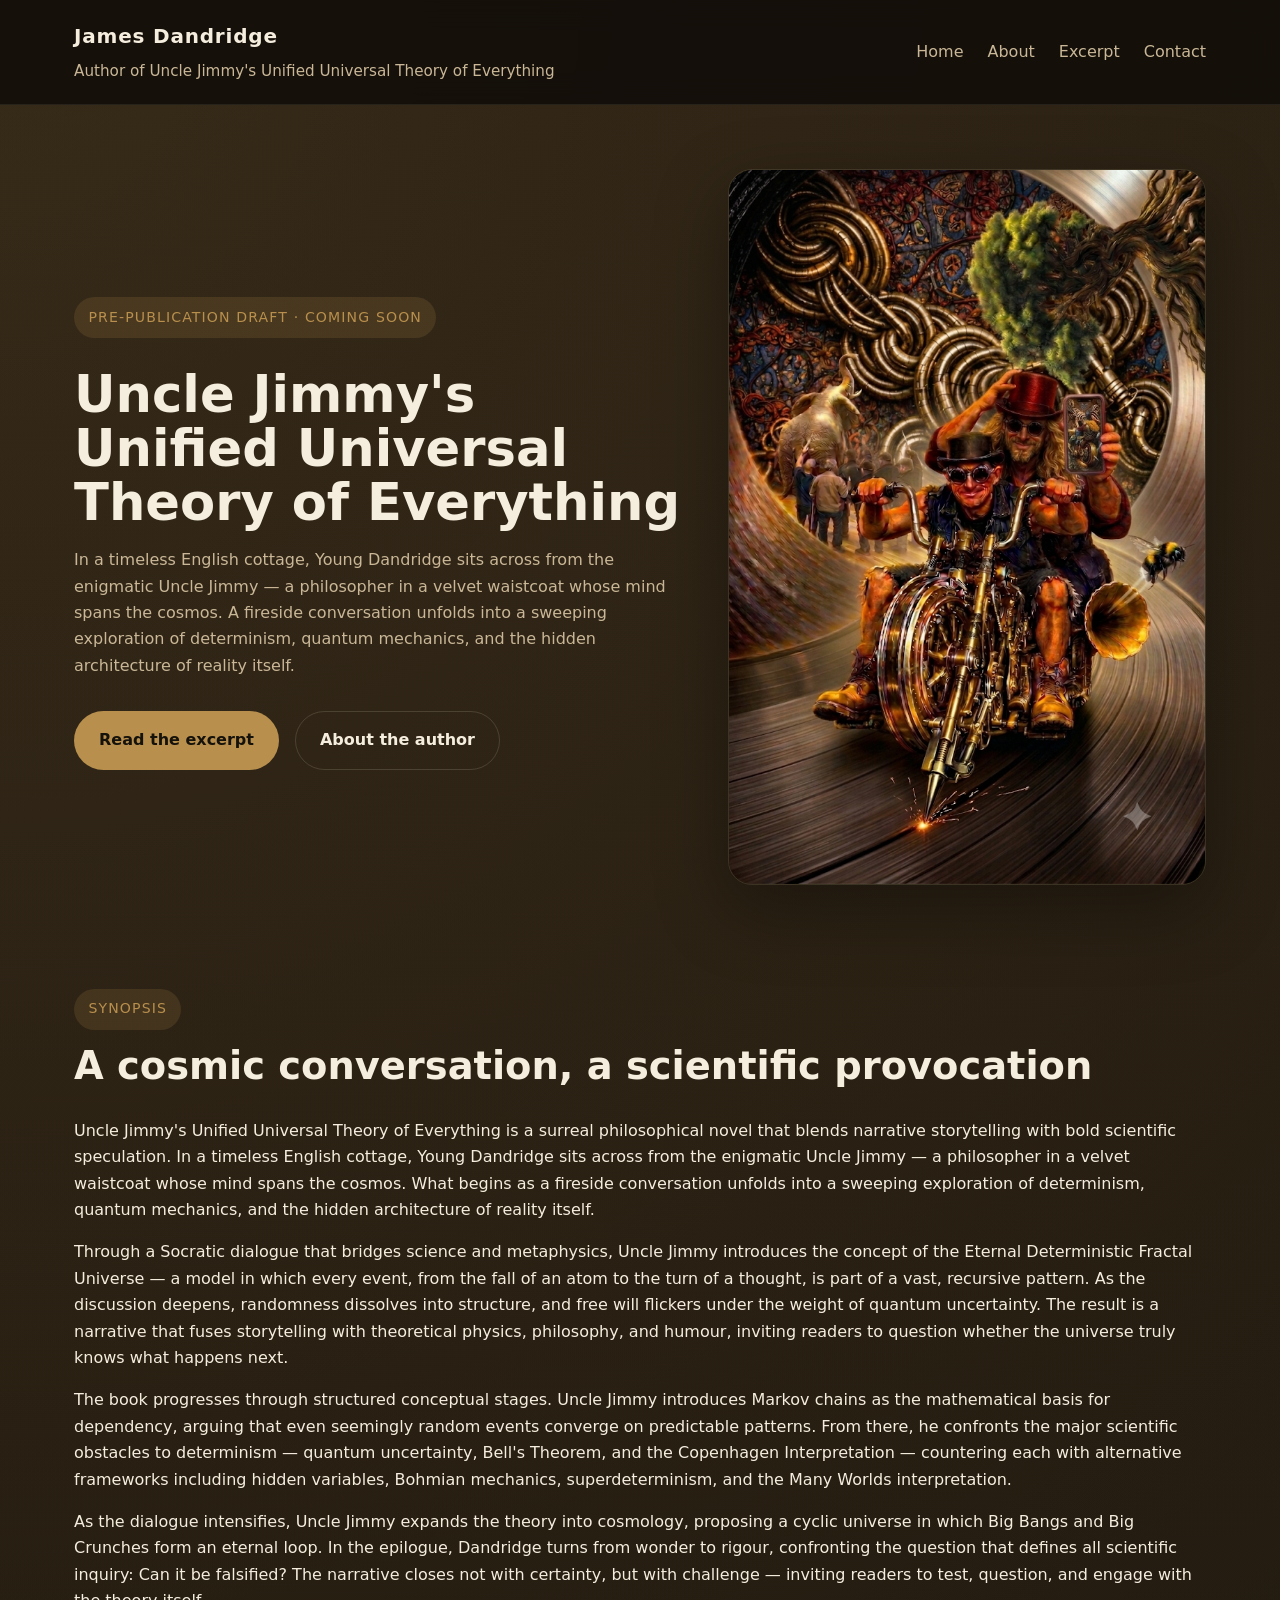
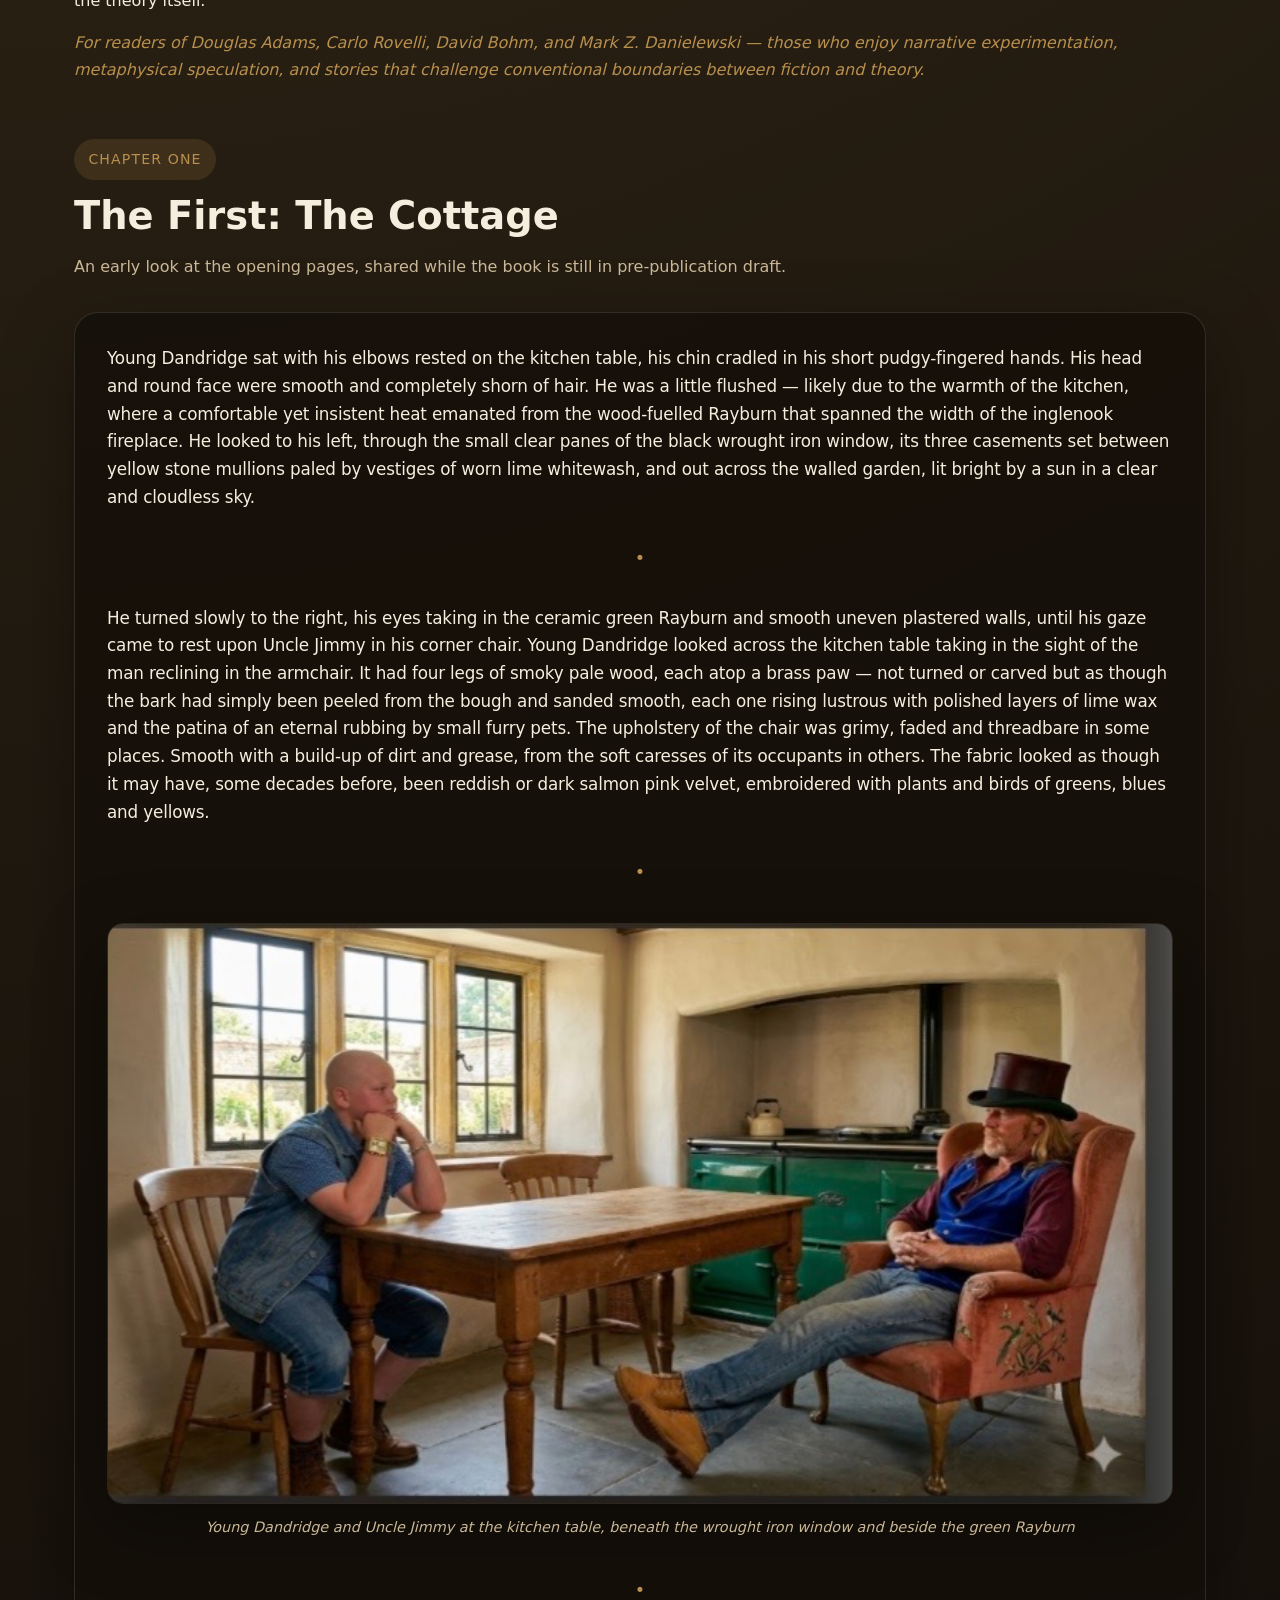
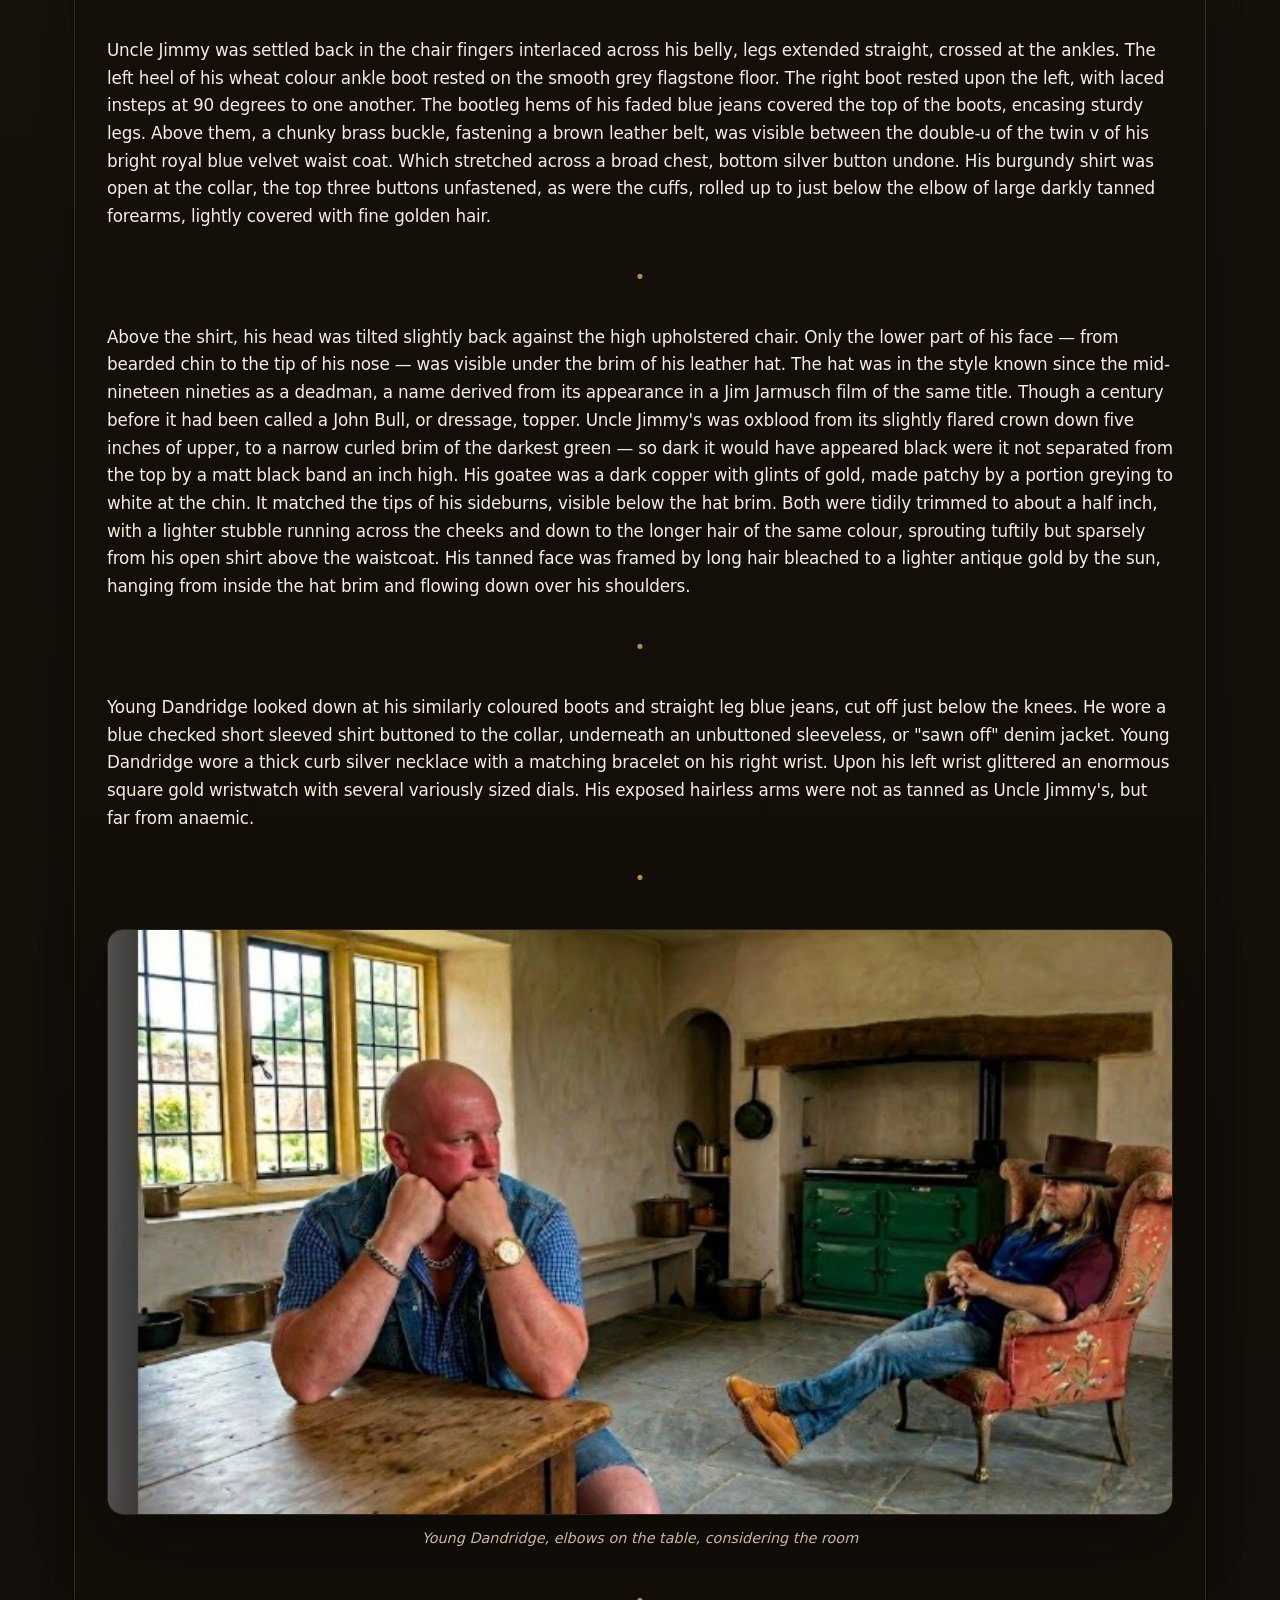
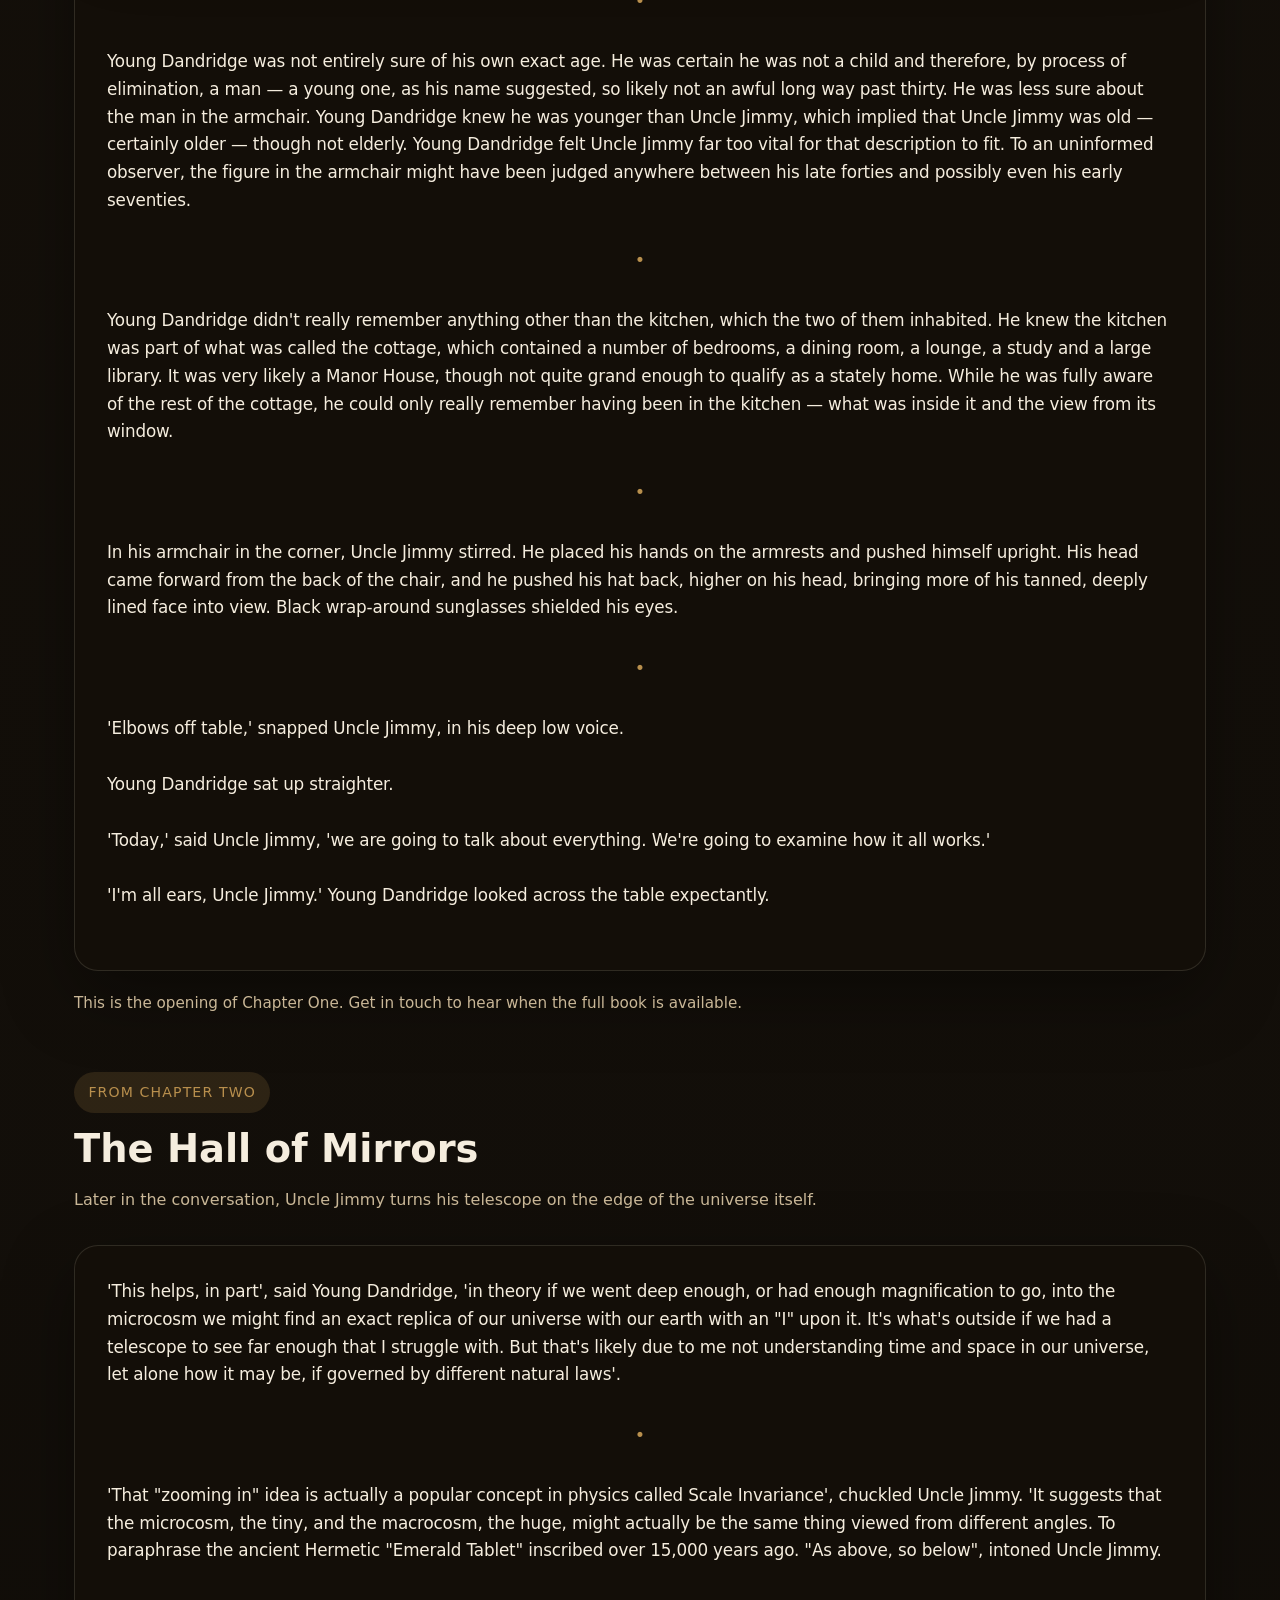
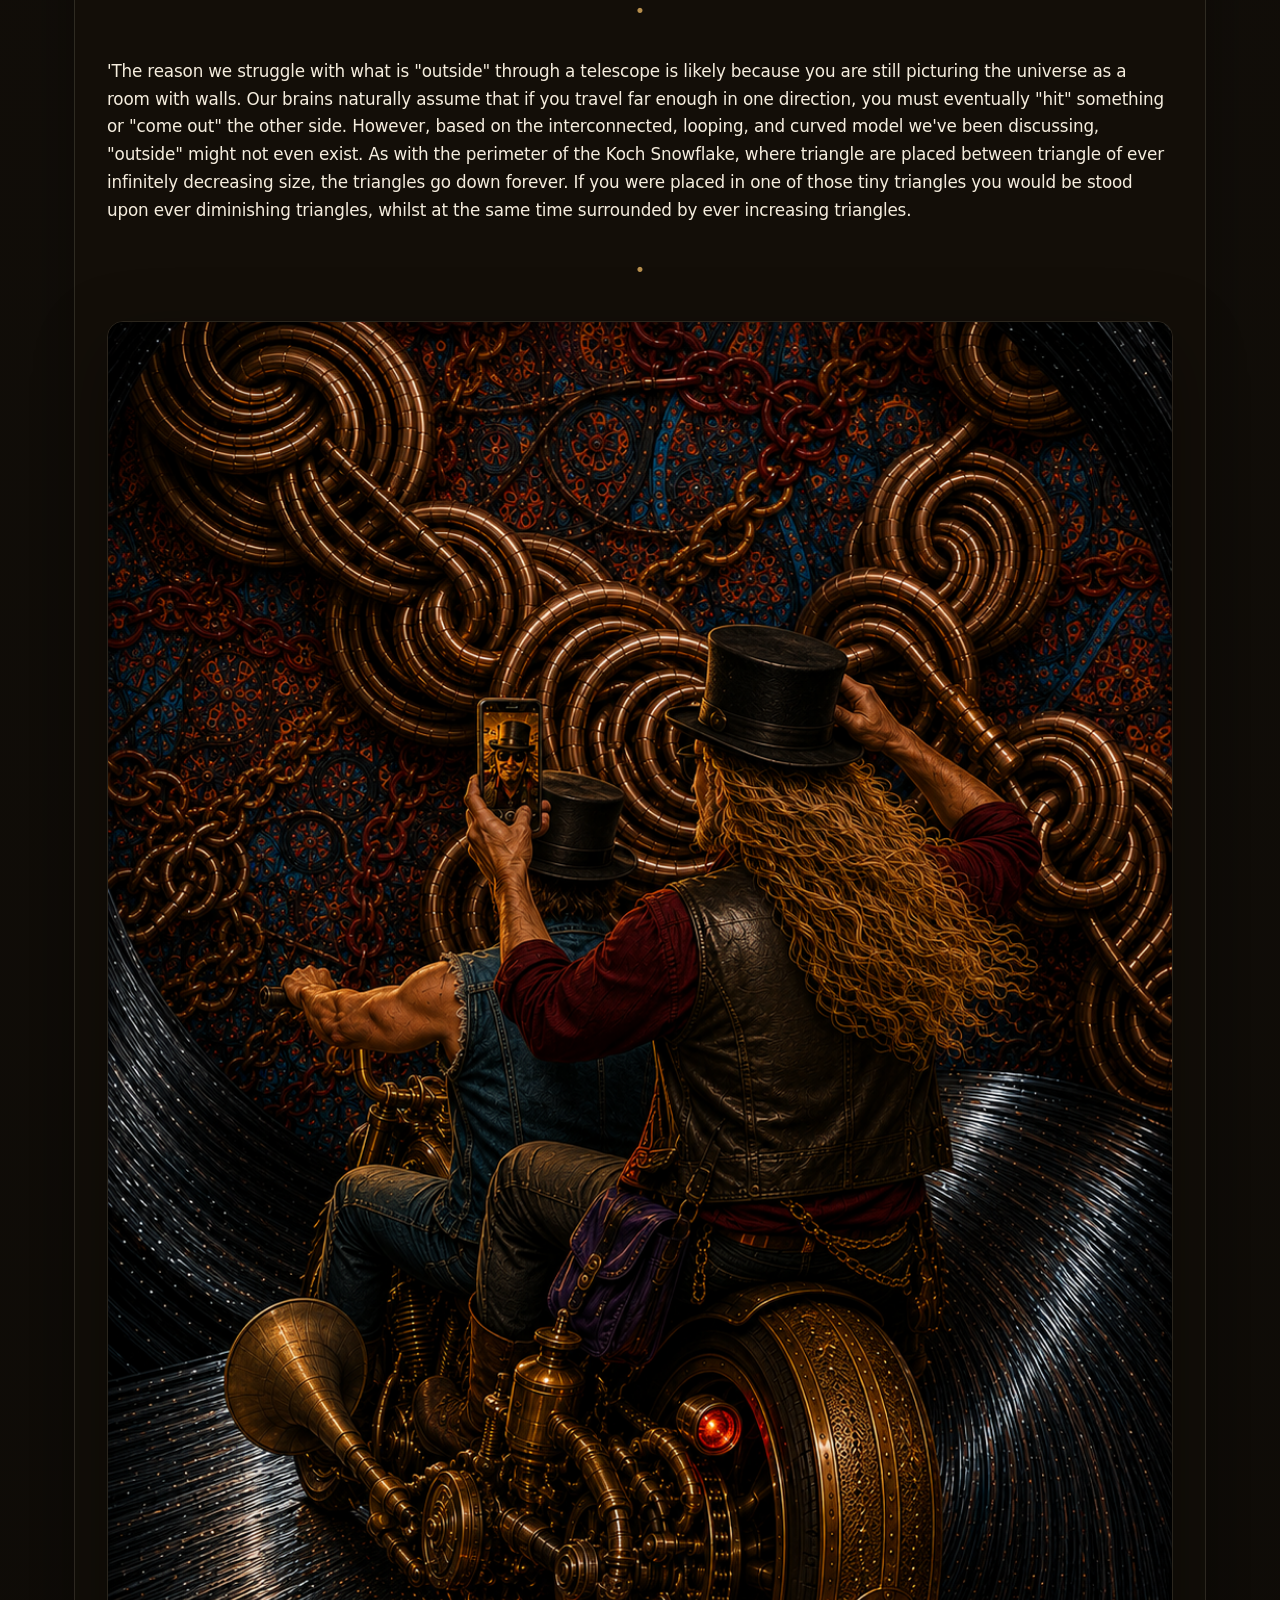
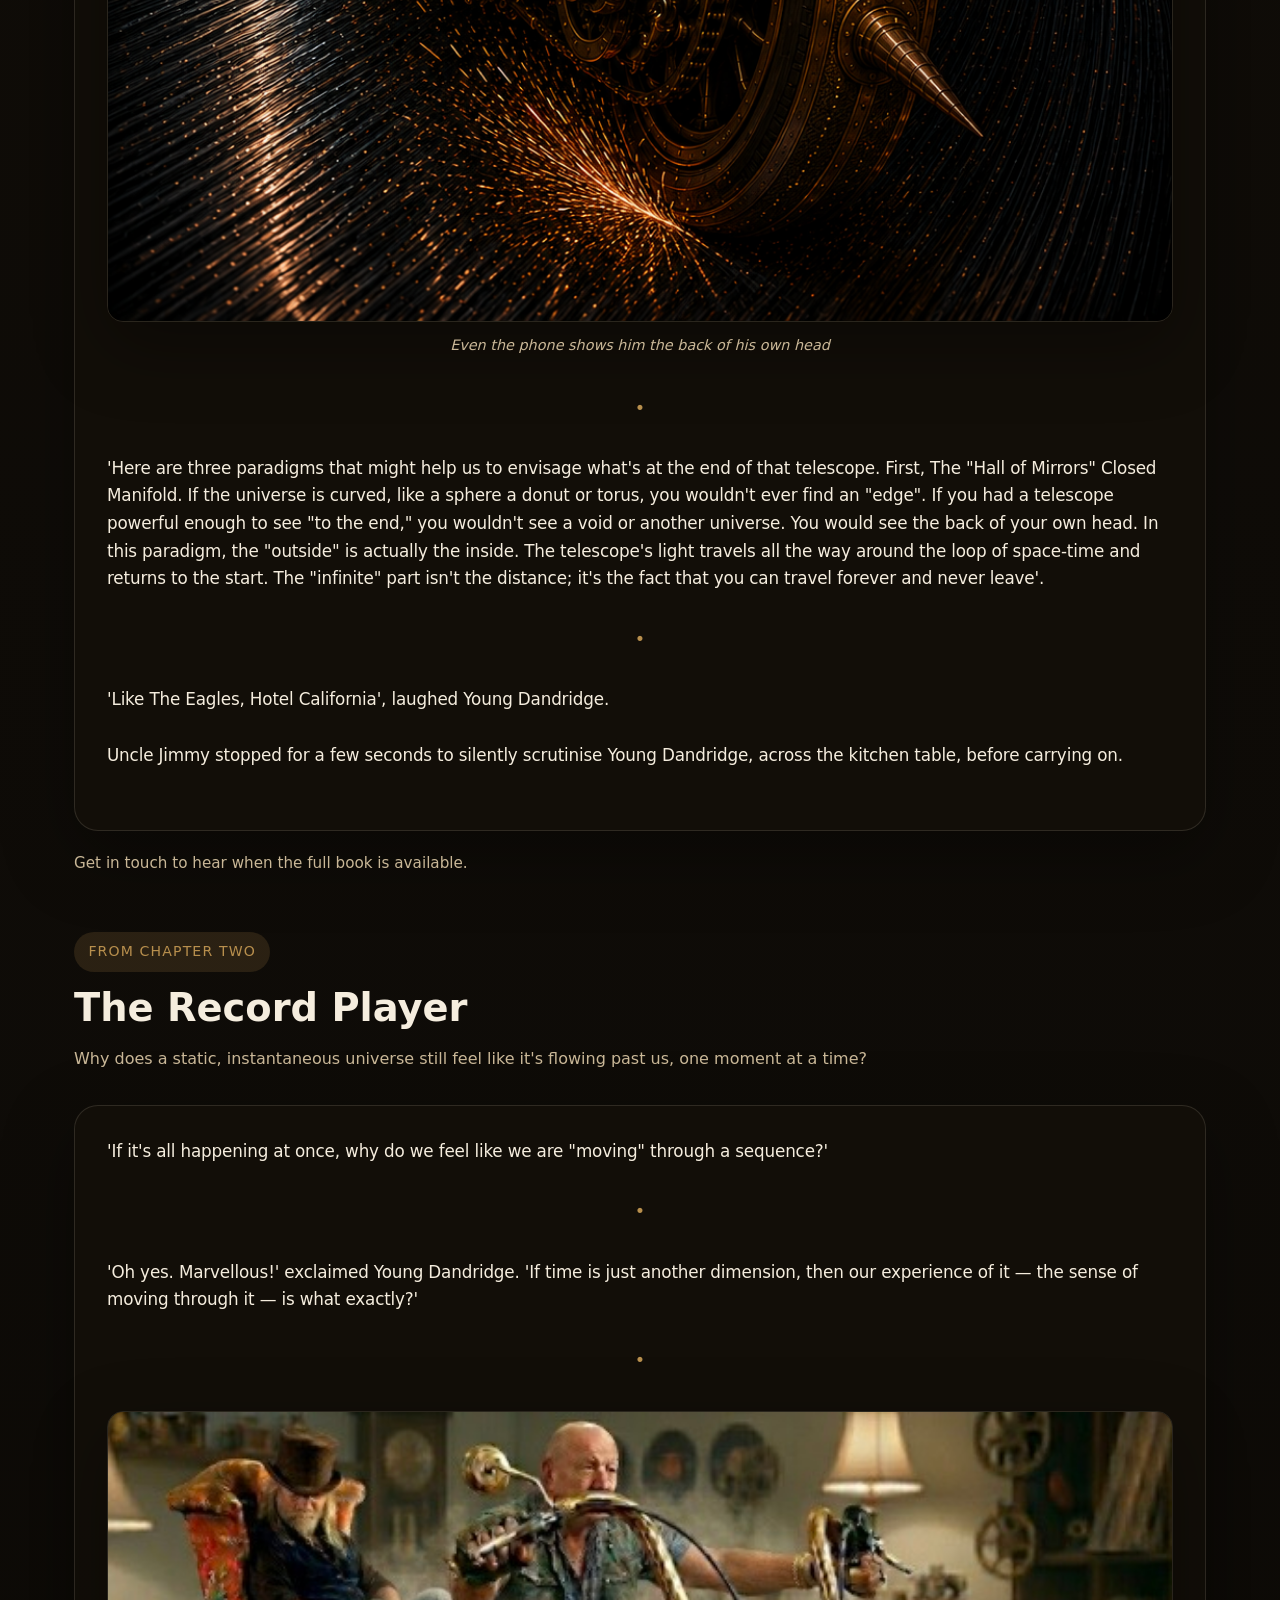
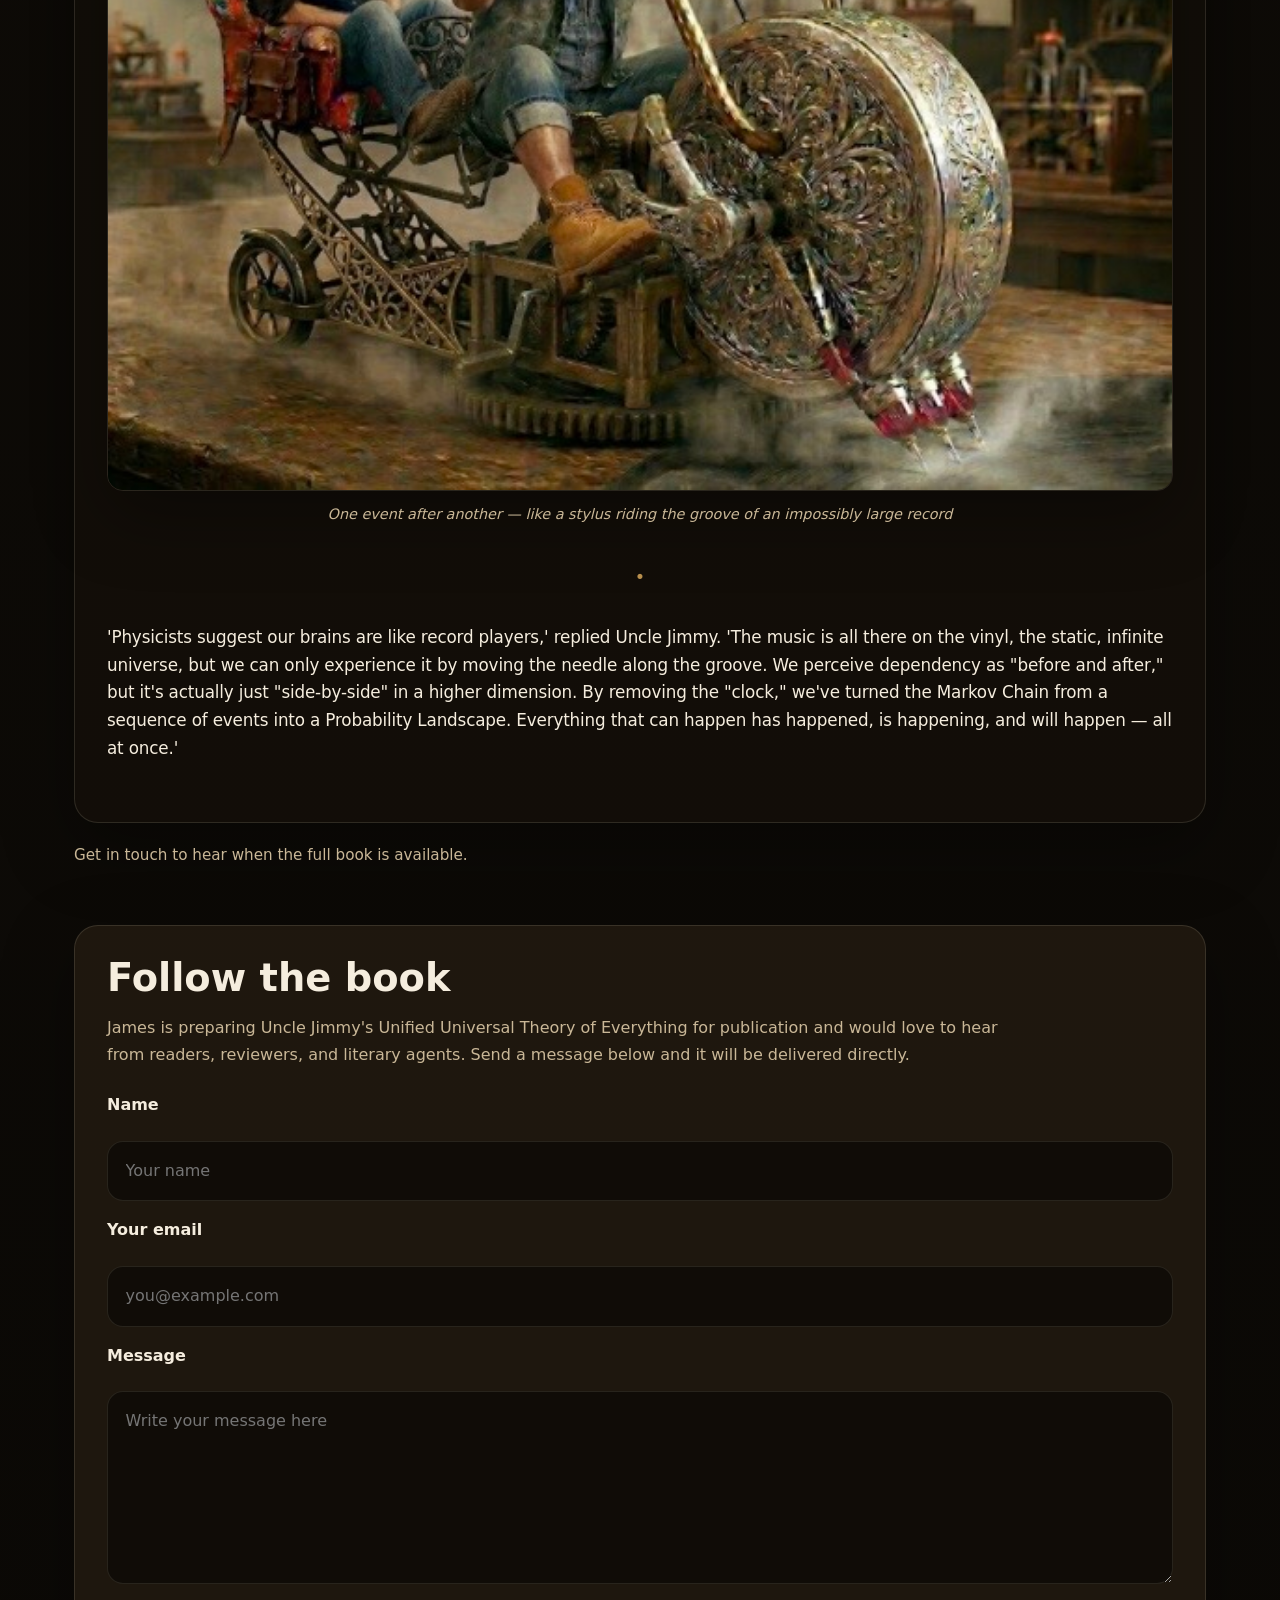
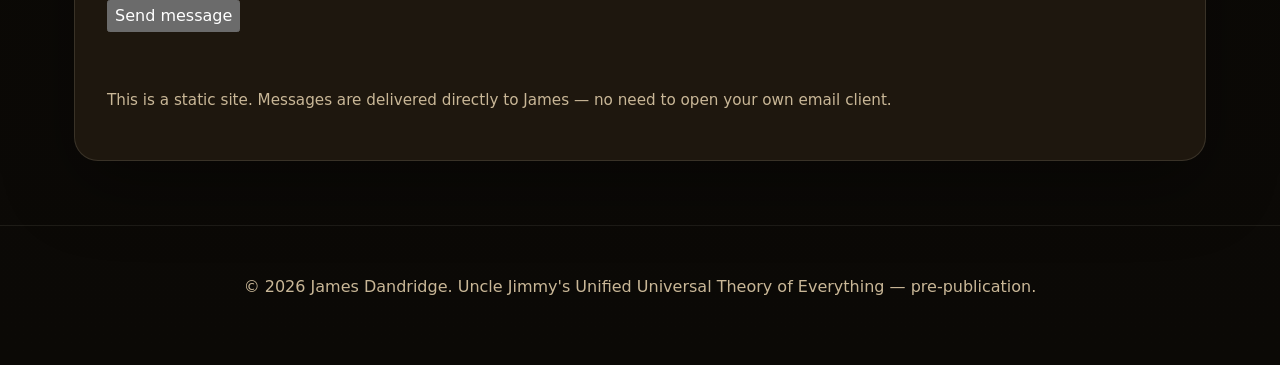
<file: index.html>
<!DOCTYPE html>
<html lang="en">
<head>
  <meta charset="UTF-8">
  <meta name="viewport" content="width=device-width, initial-scale=1.0">
  <title>James Dandridge | Uncle Jimmy's Unified Universal Theory of Everything</title>
  <meta name="description" content="A pre-publication look at Uncle Jimmy's Unified Universal Theory of Everything, a surreal philosophical novel by James Dandridge.">
  <link rel="icon" type="image/png" href="assets/favicon.png">
  <link rel="stylesheet" href="styles.css">
</head>
<body>
  <header class="site-header">
    <div class="header-inner">
      <div class="brand">
        <a href="index.html">James Dandridge</a>
        <p>Author of Uncle Jimmy's Unified Universal Theory of Everything</p>
      </div>
      <nav class="site-nav">
        <a href="index.html">Home</a>
        <a href="about.html">About</a>
        <a href="#excerpt">Excerpt</a>
        <a href="#contact">Contact</a>
      </nav>
    </div>
  </header>

  <main>
    <section class="hero">
      <div class="hero-copy">
        <p class="eyebrow">Pre-publication draft · coming soon</p>
        <h1>Uncle Jimmy's Unified Universal Theory of Everything</h1>
        <p class="hero-text">In a timeless English cottage, Young Dandridge sits across from the enigmatic Uncle Jimmy — a philosopher in a velvet waistcoat whose mind spans the cosmos. A fireside conversation unfolds into a sweeping exploration of determinism, quantum mechanics, and the hidden architecture of reality itself.</p>
        <div class="hero-buttons">
          <a href="#excerpt" class="button">Read the excerpt</a>
          <a href="about.html" class="button secondary">About the author</a>
        </div>
      </div>
      <div class="hero-figure">
        <a href="cover.png" class="img-link" target="_blank" rel="noopener" aria-label="View full-size cover art">
          <img src="cover.png" alt="Cover art for Uncle Jimmy's Unified Universal Theory of Everything, showing Young Dandridge and Uncle Jimmy riding a steampunk motorcycle through a spiralling bronze fractal">
        </a>
      </div>
    </section>

    <section id="synopsis" class="synopsis-section">
      <div class="section-intro">
        <span class="section-label">Synopsis</span>
        <h2>A cosmic conversation, a scientific provocation</h2>
      </div>
      <div class="synopsis-content">
        <p>Uncle Jimmy's Unified Universal Theory of Everything is a surreal philosophical novel that blends narrative storytelling with bold scientific speculation. In a timeless English cottage, Young Dandridge sits across from the enigmatic Uncle Jimmy — a philosopher in a velvet waistcoat whose mind spans the cosmos. What begins as a fireside conversation unfolds into a sweeping exploration of determinism, quantum mechanics, and the hidden architecture of reality itself.</p>
        <p>Through a Socratic dialogue that bridges science and metaphysics, Uncle Jimmy introduces the concept of the Eternal Deterministic Fractal Universe — a model in which every event, from the fall of an atom to the turn of a thought, is part of a vast, recursive pattern. As the discussion deepens, randomness dissolves into structure, and free will flickers under the weight of quantum uncertainty. The result is a narrative that fuses storytelling with theoretical physics, philosophy, and humour, inviting readers to question whether the universe truly knows what happens next.</p>
        <p>The book progresses through structured conceptual stages. Uncle Jimmy introduces Markov chains as the mathematical basis for dependency, arguing that even seemingly random events converge on predictable patterns. From there, he confronts the major scientific obstacles to determinism — quantum uncertainty, Bell's Theorem, and the Copenhagen Interpretation — countering each with alternative frameworks including hidden variables, Bohmian mechanics, superdeterminism, and the Many Worlds interpretation.</p>
        <p>As the dialogue intensifies, Uncle Jimmy expands the theory into cosmology, proposing a cyclic universe in which Big Bangs and Big Crunches form an eternal loop. In the epilogue, Dandridge turns from wonder to rigour, confronting the question that defines all scientific inquiry: Can it be falsified? The narrative closes not with certainty, but with challenge — inviting readers to test, question, and engage with the theory itself.</p>
        <p class="comp-titles">For readers of Douglas Adams, Carlo Rovelli, David Bohm, and Mark Z. Danielewski — those who enjoy narrative experimentation, metaphysical speculation, and stories that challenge conventional boundaries between fiction and theory.</p>
      </div>
    </section>

    <section id="excerpt" class="excerpt-section">
      <div class="section-intro">
        <span class="section-label">Chapter one</span>
        <h2>The First: The Cottage</h2>
        <p>An early look at the opening pages, shared while the book is still in pre-publication draft.</p>
      </div>
      <article id="excerpt-content" class="excerpt-content" aria-live="polite">
        <p>Loading excerpt…</p>
      </article>
      <p class="contact-note">This is the opening of Chapter One. <a href="#contact">Get in touch</a> to hear when the full book is available.</p>
    </section>

    <section id="excerpt-2" class="excerpt-section">
      <div class="section-intro">
        <span class="section-label">From Chapter Two</span>
        <h2>The Hall of Mirrors</h2>
        <p>Later in the conversation, Uncle Jimmy turns his telescope on the edge of the universe itself.</p>
      </div>
      <article id="excerpt-2-content" class="excerpt-content" aria-live="polite">
        <p>Loading excerpt…</p>
      </article>
      <p class="contact-note"><a href="#contact">Get in touch</a> to hear when the full book is available.</p>
    </section>

    <section id="excerpt-3" class="excerpt-section">
      <div class="section-intro">
        <span class="section-label">From Chapter Two</span>
        <h2>The Record Player</h2>
        <p>Why does a static, instantaneous universe still feel like it's flowing past us, one moment at a time?</p>
      </div>
      <article id="excerpt-3-content" class="excerpt-content" aria-live="polite">
        <p>Loading excerpt…</p>
      </article>
      <p class="contact-note"><a href="#contact">Get in touch</a> to hear when the full book is available.</p>
    </section>

    <section id="contact" class="contact-section">
      <div class="contact-card">
        <h2>Follow the book</h2>
        <p>James is preparing Uncle Jimmy's Unified Universal Theory of Everything for publication and would love to hear from readers, reviewers, and literary agents. Send a message below and it will be delivered directly.</p>
        <form id="contact-form">
          <input type="hidden" name="access_key" value="bb0e8095-3ba9-4c50-ae91-dd6e09634f17">
          <input type="hidden" name="subject" value="New message from jamesdandridge.co.uk">
          <input type="checkbox" name="botcheck" class="hidden-field" tabindex="-1" autocomplete="off">

          <label for="name">Name</label>
          <input id="name" name="name" type="text" required placeholder="Your name">

          <label for="email">Your email</label>
          <input id="email" name="email" type="email" required placeholder="you@example.com">

          <label for="message">Message</label>
          <textarea id="message" name="message" rows="6" required placeholder="Write your message here"></textarea>

          <button type="submit">Send message</button>
          <p id="contact-status" class="contact-status" role="status" aria-live="polite"></p>
        </form>
        <p class="contact-note">This is a static site. Messages are delivered directly to James — no need to open your own email client.</p>
      </div>
    </section>
  </main>

  <footer class="site-footer">
    <p>© 2026 James Dandridge. Uncle Jimmy's Unified Universal Theory of Everything — pre-publication.</p>
  </footer>

  <script src="script.js?v=6"></script>
</body>
</html>
</file>
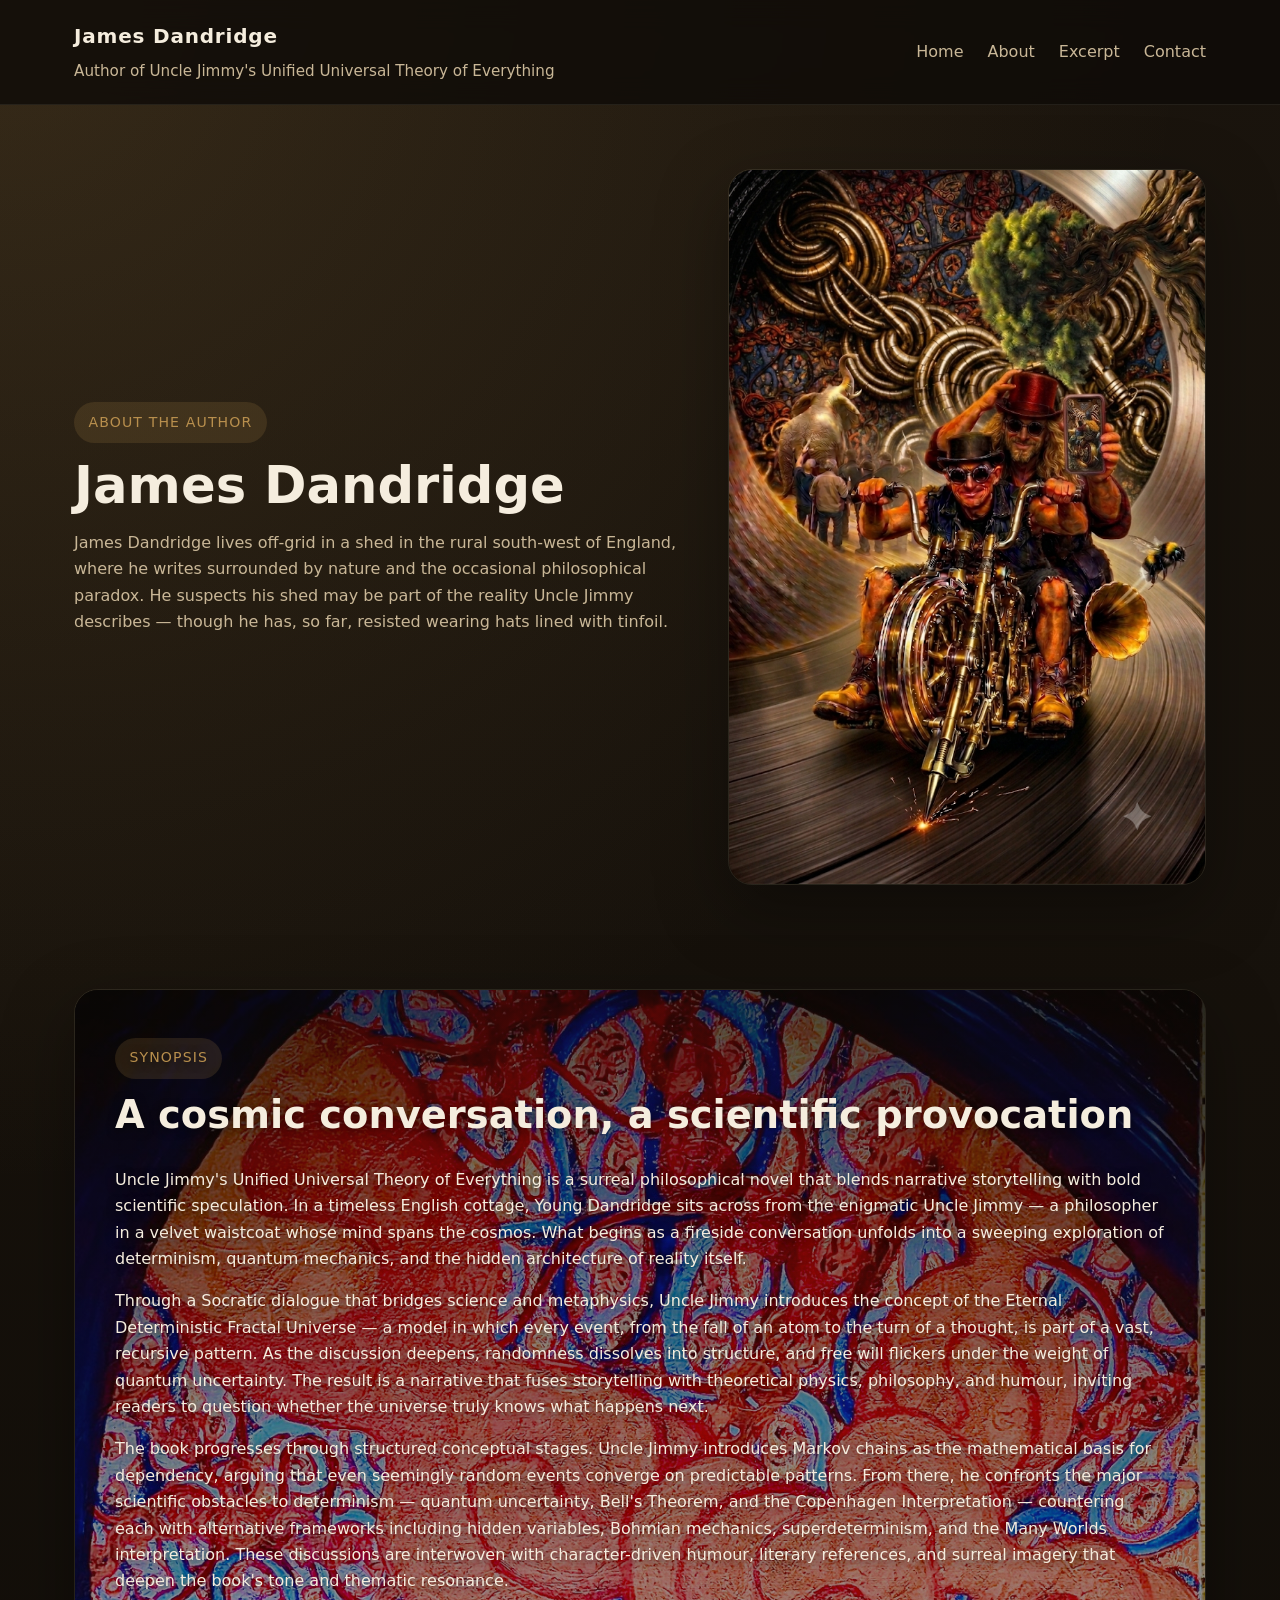
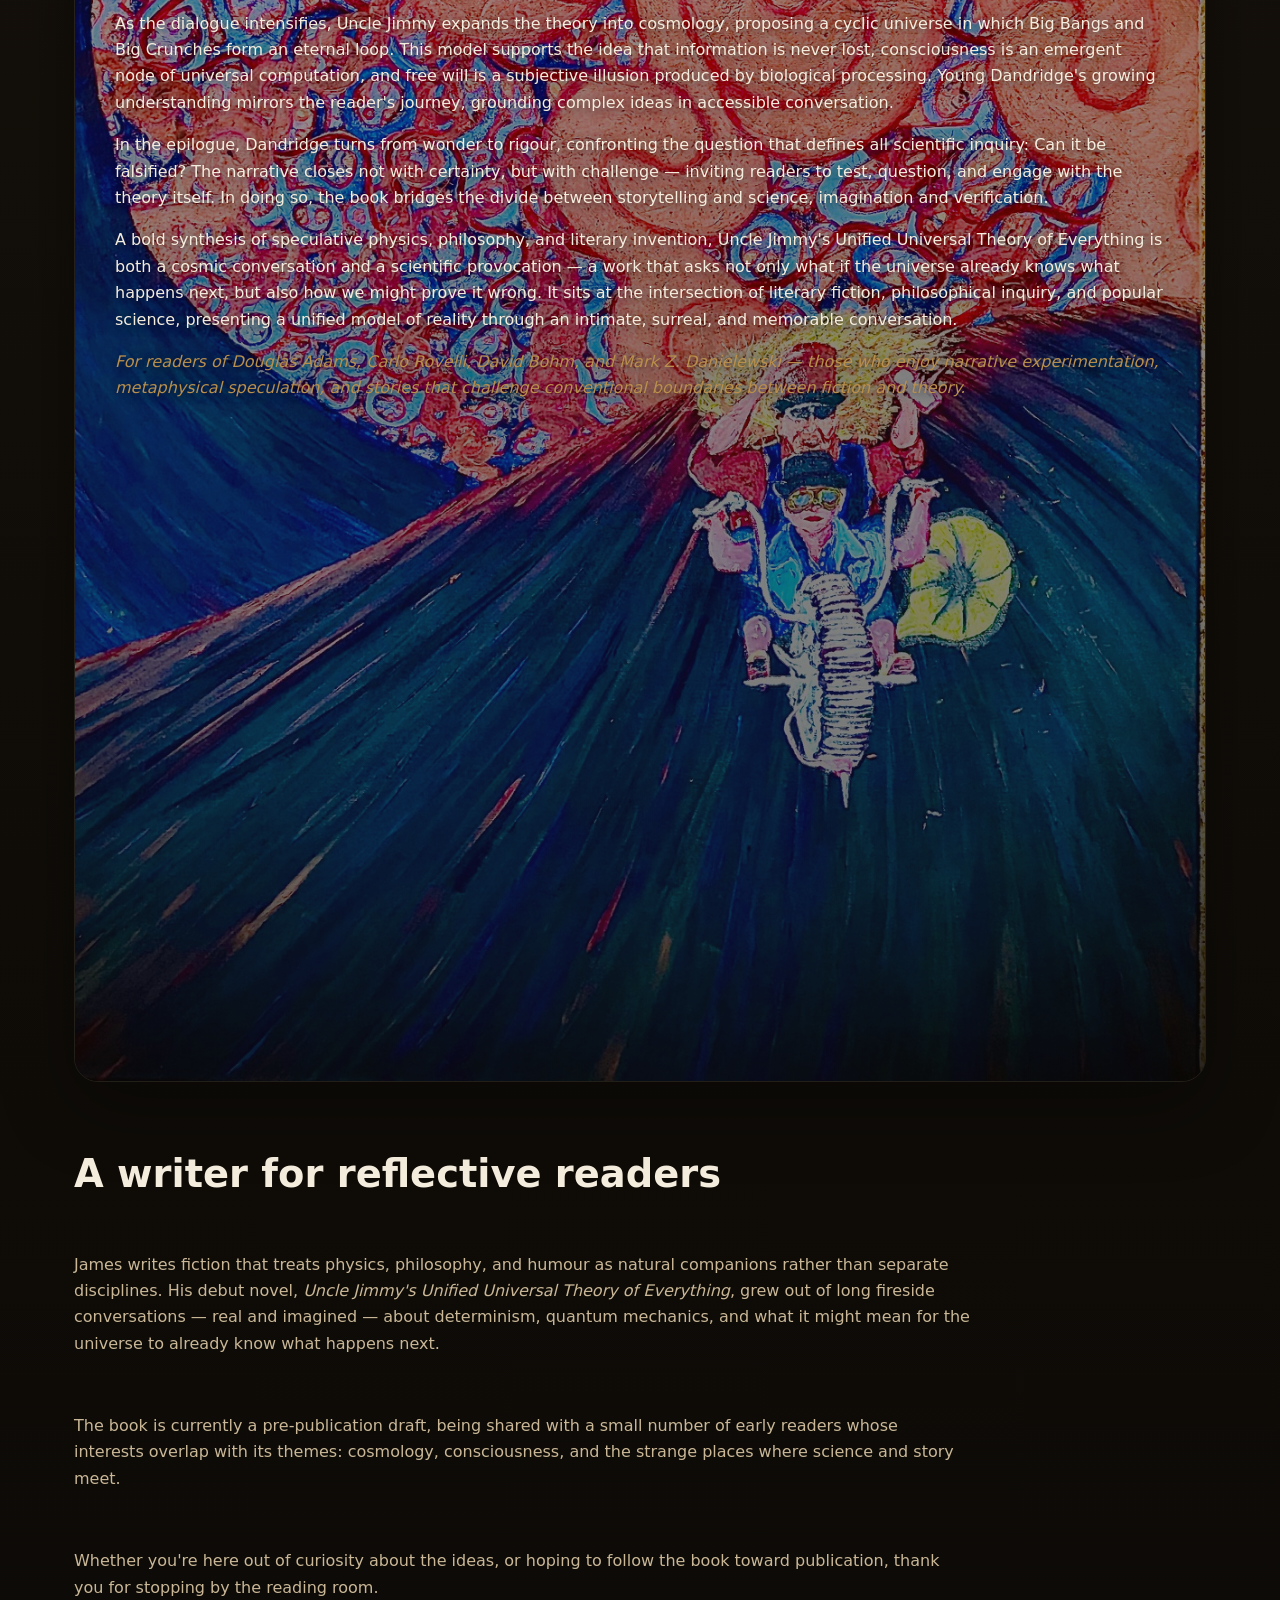
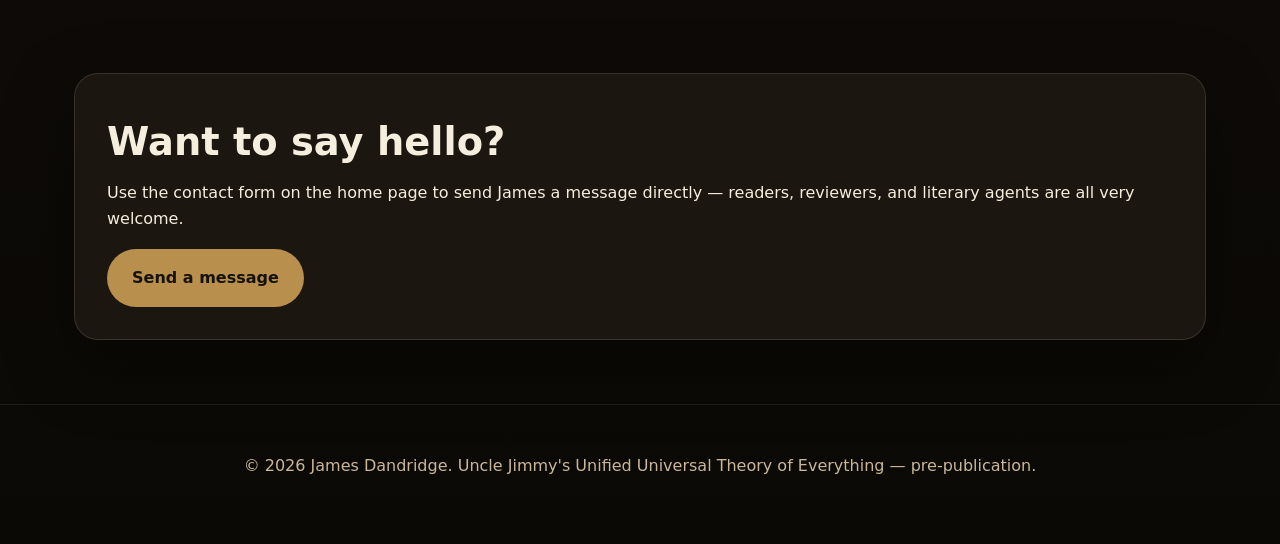
<file: about.html>
<!DOCTYPE html>
<html lang="en">
<head>
  <meta charset="UTF-8">
  <meta name="viewport" content="width=device-width, initial-scale=1.0">
  <title>About James Dandridge</title>
  <meta name="description" content="About James Dandridge, author of the pre-publication novel Uncle Jimmy's Unified Universal Theory of Everything.">
  <link rel="icon" type="image/png" href="assets/favicon.png">
  <link rel="stylesheet" href="styles.css">
</head>
<body>
  <header class="site-header">
    <div class="header-inner">
      <div class="brand">
        <a href="index.html">James Dandridge</a>
        <p>Author of Uncle Jimmy's Unified Universal Theory of Everything</p>
      </div>
      <nav class="site-nav">
        <a href="index.html">Home</a>
        <a href="about.html">About</a>
        <a href="index.html#excerpt">Excerpt</a>
        <a href="#contact">Contact</a>
      </nav>
    </div>
  </header>

  <main>
    <section class="about-hero">
      <div class="about-copy">
        <span class="section-label">About the author</span>
        <h1>James Dandridge</h1>
        <p>James Dandridge lives off-grid in a shed in the rural south-west of England, where he writes surrounded by nature and the occasional philosophical paradox. He suspects his shed may be part of the reality Uncle Jimmy describes — though he has, so far, resisted wearing hats lined with tinfoil.</p>
      </div>
      <div class="about-image">
        <a href="cover.png" class="img-link" target="_blank" rel="noopener" aria-label="View full-size cover art">
          <img src="cover.png" alt="Cover art for Uncle Jimmy's Unified Universal Theory of Everything, showing Young Dandridge and Uncle Jimmy riding a steampunk motorcycle through a spiralling bronze fractal">
        </a>
      </div>
    </section>

    <section id="synopsis" class="synopsis-section">
      <div class="synopsis-frame">
        <a href="assets/synopsis_painting.jpeg" class="img-link" target="_blank" rel="noopener" aria-label="View full-size painting">
          <img class="synopsis-bg" src="assets/synopsis_painting.jpeg" alt="A painting of Young Dandridge and Uncle Jimmy riding a steampunk motorcycle through a swirling red and blue tunnel, echoing the book's fractal, looping cosmos">
        </a>
        <div class="synopsis-scrim"></div>
        <div class="synopsis-copy">
          <div class="section-intro">
            <span class="section-label">Synopsis</span>
            <h2>A cosmic conversation, a scientific provocation</h2>
          </div>
          <div class="synopsis-content">
            <p>Uncle Jimmy's Unified Universal Theory of Everything is a surreal philosophical novel that blends narrative storytelling with bold scientific speculation. In a timeless English cottage, Young Dandridge sits across from the enigmatic Uncle Jimmy — a philosopher in a velvet waistcoat whose mind spans the cosmos. What begins as a fireside conversation unfolds into a sweeping exploration of determinism, quantum mechanics, and the hidden architecture of reality itself.</p>
            <p>Through a Socratic dialogue that bridges science and metaphysics, Uncle Jimmy introduces the concept of the Eternal Deterministic Fractal Universe — a model in which every event, from the fall of an atom to the turn of a thought, is part of a vast, recursive pattern. As the discussion deepens, randomness dissolves into structure, and free will flickers under the weight of quantum uncertainty. The result is a narrative that fuses storytelling with theoretical physics, philosophy, and humour, inviting readers to question whether the universe truly knows what happens next.</p>
            <p>The book progresses through structured conceptual stages. Uncle Jimmy introduces Markov chains as the mathematical basis for dependency, arguing that even seemingly random events converge on predictable patterns. From there, he confronts the major scientific obstacles to determinism — quantum uncertainty, Bell's Theorem, and the Copenhagen Interpretation — countering each with alternative frameworks including hidden variables, Bohmian mechanics, superdeterminism, and the Many Worlds interpretation. These discussions are interwoven with character-driven humour, literary references, and surreal imagery that deepen the book's tone and thematic resonance.</p>
            <p>As the dialogue intensifies, Uncle Jimmy expands the theory into cosmology, proposing a cyclic universe in which Big Bangs and Big Crunches form an eternal loop. This model supports the idea that information is never lost, consciousness is an emergent node of universal computation, and free will is a subjective illusion produced by biological processing. Young Dandridge's growing understanding mirrors the reader's journey, grounding complex ideas in accessible conversation.</p>
            <p>In the epilogue, Dandridge turns from wonder to rigour, confronting the question that defines all scientific inquiry: Can it be falsified? The narrative closes not with certainty, but with challenge — inviting readers to test, question, and engage with the theory itself. In doing so, the book bridges the divide between storytelling and science, imagination and verification.</p>
            <p>A bold synthesis of speculative physics, philosophy, and literary invention, Uncle Jimmy's Unified Universal Theory of Everything is both a cosmic conversation and a scientific provocation — a work that asks not only what if the universe already knows what happens next, but also how we might prove it wrong. It sits at the intersection of literary fiction, philosophical inquiry, and popular science, presenting a unified model of reality through an intimate, surreal, and memorable conversation.</p>
            <p class="comp-titles">For readers of Douglas Adams, Carlo Rovelli, David Bohm, and Mark Z. Danielewski — those who enjoy narrative experimentation, metaphysical speculation, and stories that challenge conventional boundaries between fiction and theory.</p>
          </div>
        </div>
      </div>
    </section>

    <section class="about-section">
      <h2>A writer for reflective readers</h2>
      <p>James writes fiction that treats physics, philosophy, and humour as natural companions rather than separate disciplines. His debut novel, <em>Uncle Jimmy's Unified Universal Theory of Everything</em>, grew out of long fireside conversations — real and imagined — about determinism, quantum mechanics, and what it might mean for the universe to already know what happens next.</p>
      <p>The book is currently a pre-publication draft, being shared with a small number of early readers whose interests overlap with its themes: cosmology, consciousness, and the strange places where science and story meet.</p>
      <p>Whether you're here out of curiosity about the ideas, or hoping to follow the book toward publication, thank you for stopping by the reading room.</p>
    </section>

    <section class="about-contact-panel" id="contact">
      <h2>Want to say hello?</h2>
      <p>Use the contact form on the home page to send James a message directly — readers, reviewers, and literary agents are all very welcome.</p>
      <a href="index.html#contact" class="button">Send a message</a>
    </section>
  </main>

  <footer class="site-footer">
    <p>© 2026 James Dandridge. Uncle Jimmy's Unified Universal Theory of Everything — pre-publication.</p>
  </footer>
</body>
</html>
</file>
<file: styles.css>
:root {
  color-scheme: dark;
  --bg: #0f0c08;
  --surface: #1d1810;
  --surface-soft: rgba(255, 244, 217, 0.1);
  --surface-muted: #27221a;
  --text: #f5edde;
  --text-muted: #c9b797;
  --accent: #b88f4d;
  --accent-strong: #d49f4f;
  --border: rgba(255, 244, 217, 0.12);
  --shadow: 0 24px 70px rgba(0, 0, 0, 0.35);
  --radius: 24px;
  font-family: Inter, ui-sans-serif, system-ui, -apple-system, BlinkMacSystemFont, "Segoe UI", sans-serif;
}

* {
  box-sizing: border-box;
}

html {
  scroll-behavior: smooth;
}

body {
  margin: 0;
  min-height: 100vh;
  background: radial-gradient(circle at top left, rgba(184, 143, 77, 0.18), transparent 30%), linear-gradient(180deg, #1a140d 0%, #0b0906 100%);
  color: var(--text);
  line-height: 1.65;
}

img {
  max-width: 100%;
  display: block;
}

a {
  color: inherit;
  text-decoration: none;
}

button,
input,
textarea {
  font: inherit;
}

.site-header {
  border-bottom: 1px solid rgba(255, 244, 217, 0.08);
  position: sticky;
  top: 0;
  z-index: 20;
  backdrop-filter: blur(14px);
  background: rgba(15, 12, 8, 0.82);
}

.header-inner {
  max-width: 1180px;
  margin: 0 auto;
  padding: 1.25rem 1.5rem;
  display: flex;
  align-items: center;
  justify-content: space-between;
  gap: 1rem;
}

.brand a {
  font-size: 1.25rem;
  font-weight: 700;
  letter-spacing: 0.04em;
}

.brand p {
  margin: 0.35rem 0 0;
  color: var(--text-muted);
  font-size: 0.95rem;
}

.site-nav {
  display: flex;
  gap: 1.5rem;
  flex-wrap: wrap;
}

.site-nav a {
  color: var(--text-muted);
  transition: color 0.2s ease;
}

.site-nav a:hover {
  color: var(--accent-strong);
}

main {
  max-width: 1180px;
  margin: 0 auto;
  padding: 2rem 1.5rem 4rem;
}

.hero,
.about-hero {
  display: grid;
  grid-template-columns: minmax(0, 1.3fr) minmax(320px, 1fr);
  gap: 2rem;
  align-items: center;
  padding: 2rem 0 3rem;
}

.hero-copy,
.about-copy {
  max-width: 680px;
}

.eyebrow,
.section-label {
  display: inline-flex;
  padding: 0.55rem 0.9rem;
  background: rgba(184, 143, 77, 0.16);
  color: var(--accent);
  font-size: 0.88rem;
  letter-spacing: 0.08em;
  text-transform: uppercase;
  border-radius: 999px;
}

h1,
h2 {
  margin: 1rem 0 1.1rem;
  line-height: 1.05;
}

h1 {
  font-size: clamp(2.6rem, 4vw, 4.5rem);
}

h2 {
  font-size: clamp(2rem, 3vw, 3rem);
}

.hero-text,
.section-intro p,
.about-copy p,
.contact-card p,
.about-section p {
  max-width: 56rem;
  color: var(--text-muted);
}

.hero-buttons {
  display: flex;
  gap: 1rem;
  flex-wrap: wrap;
  margin-top: 2rem;
}

.button {
  display: inline-flex;
  align-items: center;
  justify-content: center;
  padding: 0.95rem 1.5rem;
  border-radius: 999px;
  border: 1px solid transparent;
  background: var(--accent);
  color: #15120b;
  font-weight: 700;
  transition: transform 0.2s ease, background 0.2s ease;
}

.button:hover {
  transform: translateY(-1px);
  background: var(--accent-strong);
}

.button.secondary {
  background: transparent;
  color: var(--text);
  border-color: rgba(255, 244, 217, 0.14);
}

.hero-figure {
  position: sticky;
  top: 6rem;
}

.img-link {
  display: block;
  cursor: zoom-in;
}

.hero-figure img,
.about-image img {
  width: 100%;
  height: auto;
  border-radius: var(--radius);
  border: 1px solid rgba(255, 244, 217, 0.08);
  box-shadow: var(--shadow);
}

.synopsis-frame {
  position: relative;
  border-radius: var(--radius);
  border: 1px solid rgba(255, 244, 217, 0.08);
  box-shadow: var(--shadow);
  overflow: hidden;
}

.synopsis-bg {
  display: block;
  width: 100%;
  height: auto;
}

.synopsis-scrim {
  position: absolute;
  inset: 0;
  background: linear-gradient(180deg, rgba(15, 12, 8, 0.55) 0%, rgba(15, 12, 8, 0.4) 35%, rgba(15, 12, 8, 0.55) 100%);
  z-index: 1;
}

.synopsis-copy {
  position: absolute;
  inset: 0;
  z-index: 2;
  padding: 3rem 2.5rem;
  text-shadow: 0 2px 10px rgba(0, 0, 0, 0.5);
}

.synopsis-section,
.excerpt-section,
.about-section,
.contact-section,
.about-contact-panel {
  margin-top: 3.5rem;
}

.section-intro {
  margin-bottom: 2rem;
}

.comp-titles {
  font-style: italic;
  color: var(--accent);
}

.excerpt-content {
  background: rgba(20, 15, 9, 0.82);
  border: 1px solid var(--border);
  border-radius: var(--radius);
  padding: 2rem;
  box-shadow: var(--shadow);
}

.excerpt-content p {
  margin: 0 0 1.75rem;
  font-size: 1.05rem;
  letter-spacing: -0.01em;
}

.excerpt-content .section-divider {
  margin: 2rem auto;
  width: 3rem;
  color: var(--accent);
  text-align: center;
  font-size: 1.1rem;
}

.excerpt-figure {
  margin: 2.25rem 0;
  display: block;
}

.excerpt-figure img {
  width: 100%;
  height: auto;
  border-radius: 16px;
  border: 1px solid rgba(255, 244, 217, 0.1);
  box-shadow: var(--shadow);
}

.excerpt-figure figcaption {
  margin-top: 0.75rem;
  color: var(--text-muted);
  font-size: 0.9rem;
  font-style: italic;
  text-align: center;
}

.contact-section {
  display: grid;
  grid-template-columns: minmax(0, 1fr);
  gap: 2rem;
}

.contact-card {
  background: rgba(33, 25, 16, 0.92);
  border: 1px solid var(--border);
  border-radius: var(--radius);
  box-shadow: var(--shadow);
  padding: 2rem;
}

.contact-card h2 {
  margin-top: 0;
}

.contact-card form {
  display: grid;
  gap: 1rem;
  margin-top: 1.5rem;
}

.contact-card label {
  display: block;
  color: var(--text);
  font-weight: 600;
  margin-bottom: 0.4rem;
}

.contact-card input,
.contact-card textarea {
  width: 100%;
  background: #100c07;
  color: var(--text);
  border: 1px solid rgba(255, 244, 217, 0.1);
  border-radius: 16px;
  padding: 1rem 1.1rem;
}

.contact-card input:focus,
.contact-card textarea:focus {
  outline: 2px solid rgba(184, 143, 77, 0.35);
}

.contact-card button {
  width: fit-content;
}

.contact-note {
  margin-top: 1.25rem;
  color: var(--text-muted);
  font-size: 0.95rem;
}

.contact-card .hidden-field {
  position: absolute;
  left: -9999px;
  width: 1px;
  height: 1px;
  padding: 0;
  border: 0;
  overflow: hidden;
}

.contact-status {
  margin: 0;
  min-height: 1.3em;
  font-size: 0.95rem;
}

.contact-status.success {
  color: #8fc98f;
}

.contact-status.error {
  color: #e08a8a;
}

.about-section {
  display: grid;
  gap: 1.5rem;
}

.about-hero {
  align-items: center;
}

.about-contact-panel {
  background: rgba(29, 24, 16, 0.95);
  border: 1px solid var(--border);
  border-radius: var(--radius);
  padding: 2rem;
  box-shadow: var(--shadow);
}

.site-footer {
  border-top: 1px solid rgba(255, 244, 217, 0.08);
  padding: 2rem 1.5rem 3rem;
  text-align: center;
  color: var(--text-muted);
}

@media (max-width: 900px) {
  .hero,
  .about-hero {
    grid-template-columns: 1fr;
  }

  .hero-figure,
  .about-image {
    position: static;
    top: auto;
  }
}

@media (max-width: 640px) {
  .header-inner {
    flex-direction: column;
    align-items: flex-start;
  }

  .site-nav {
    gap: 1rem;
  }

  main {
    padding: 1.5rem 1rem 3rem;
  }

  .excerpt-content,
  .contact-card,
  .about-contact-panel,
  .synopsis-copy {
    padding: 1.5rem;
  }
}
</file>
